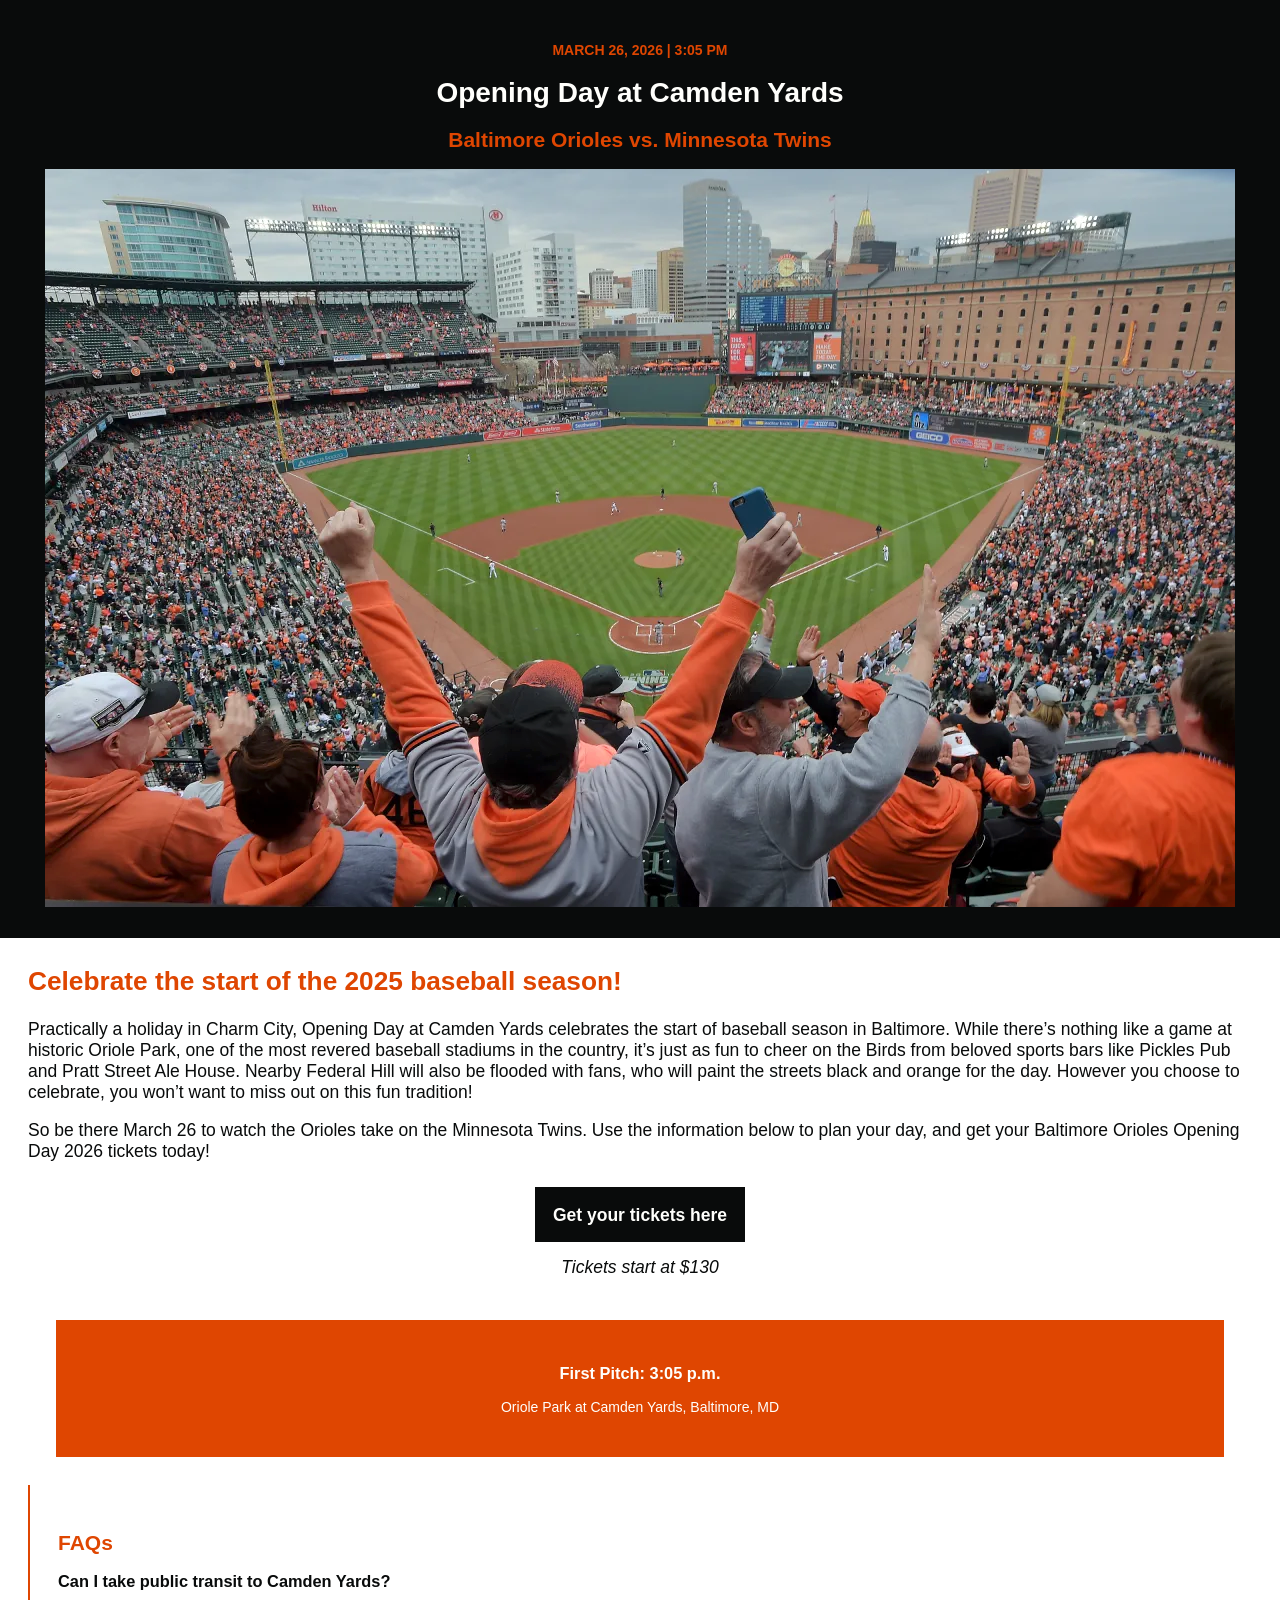
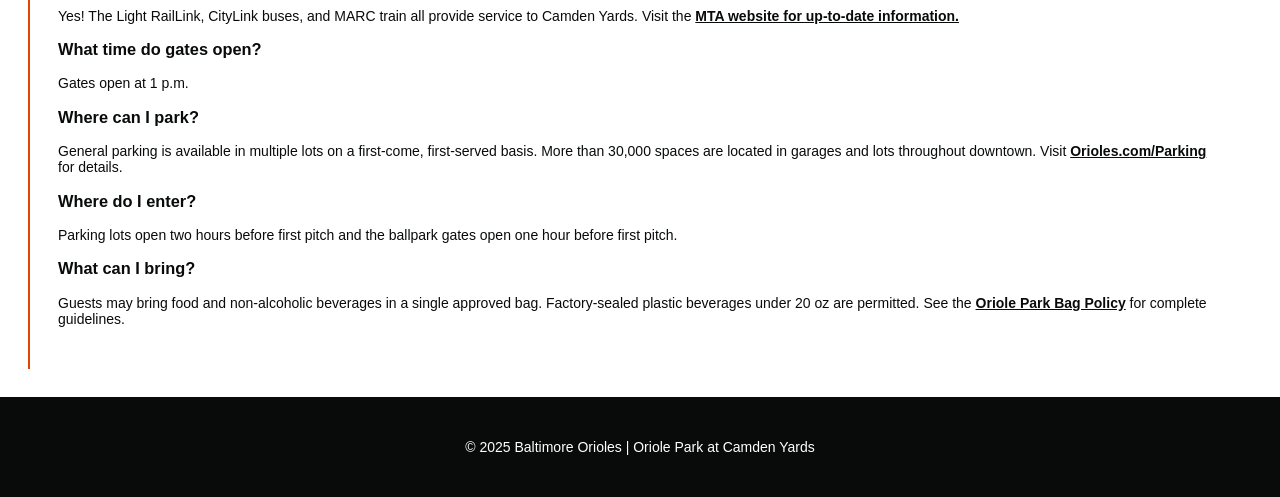
<file: projects/opening-day/index.html>
<!DOCTYPE html>
<html lang="en">


<head>
    <meta charset="UTF-8">
    <meta name="viewport" content="width=device-width, initial-scale=1.0, shrink-to-fit=no">
    <title>Orioles Opening Day Flier</title>
    <meta name="description" content="Opening Day at Camden Yards" />

    <link rel="stylesheet" href="css/style.css">
</head>
<header>
    <p class="date-time">March 26, 2026 | 3:05 pm</p>
    <h1>Opening Day at Camden Yards</h1>
    <h2>Baltimore Orioles vs. Minnesota Twins</h2>
    <img src="img/opening-day.png"
        alt="A lively baseball game at a packed stadium. Fans in orange cheer enthusiastically, arms raised. The field is lush, surrounded by city buildings. Energetic atmosphere.">
</header>
<main>
    <section class="intro">
        <h2>Celebrate the start of the 2025 baseball season!</h2>
        <p>Practically a holiday in Charm City, Opening Day at Camden Yards celebrates the start of baseball season
            in
            Baltimore. While there’s nothing like a game at historic Oriole Park, one of the most revered baseball
            stadiums in the country, it’s just as fun to cheer on the Birds from beloved sports bars like Pickles
            Pub
            and Pratt Street Ale House. Nearby Federal Hill will also be flooded with fans, who will paint the
            streets
            black and orange for the day. However you choose to celebrate, you won’t want to miss out on this fun
            tradition!</p>
        <p>So be there March 26 to watch the Orioles take on the Minnesota Twins. Use the information below to plan
            your day, and get your Baltimore Orioles Opening Day 2026 tickets today!</p>
        <div class="tickets">
            <p><a href="https://www.ticketmaster.com/event/Z7r9jZ1A7QFob">Get your tickets here</a></p>
            <p><em>Tickets start at $130</em></p>
        </div>
    </section>
    <section class="game-details">
        <h3>First Pitch: 3:05 p.m.</h3>
        <p>Oriole Park at Camden Yards, Baltimore, MD</p>
    </section>
    <section class="faq">
        <h2>FAQs</h2>
        <h3>Can I take public transit to Camden Yards?</h3>
        <p>Yes! The Light RailLink, CityLink buses, and MARC train all provide service to Camden Yards. Visit the <a
                href="https://www.mta.maryland.gov/">MTA
                website for up-to-date information.</a></p>
        <h3>What time do gates open?</h3>
        <p>Gates open at 1 p.m.</p>
        <h3>Where can I park?</h3>
        <p>General parking is available in multiple lots on a first-come, first-served basis. More than 30,000
            spaces are located in garages and lots throughout downtown. Visit <a
                href="https://www.mlb.com/orioles/ballpark/transportation">Orioles.com/Parking</a> for details.</p>
        <h3>Where do I enter?</h3>
        <p>Parking lots open two hours before first pitch and the ballpark gates open one hour before first pitch.
        </p>
        <h3>What can I bring?</h3>
        <p>Guests may bring food and non-alcoholic beverages in a single approved bag. Factory-sealed plastic
            beverages under 20 oz are permitted.
            See the <a href="https://www.mlb.com/orioles/ballpark/information/guide#b-content">Oriole
                Park Bag Policy</a> for complete guidelines.</p>
    </section>
</main>
<footer>
    <p>© 2025 Baltimore Orioles | Oriole Park at Camden Yards</p>
</footer>
</file>
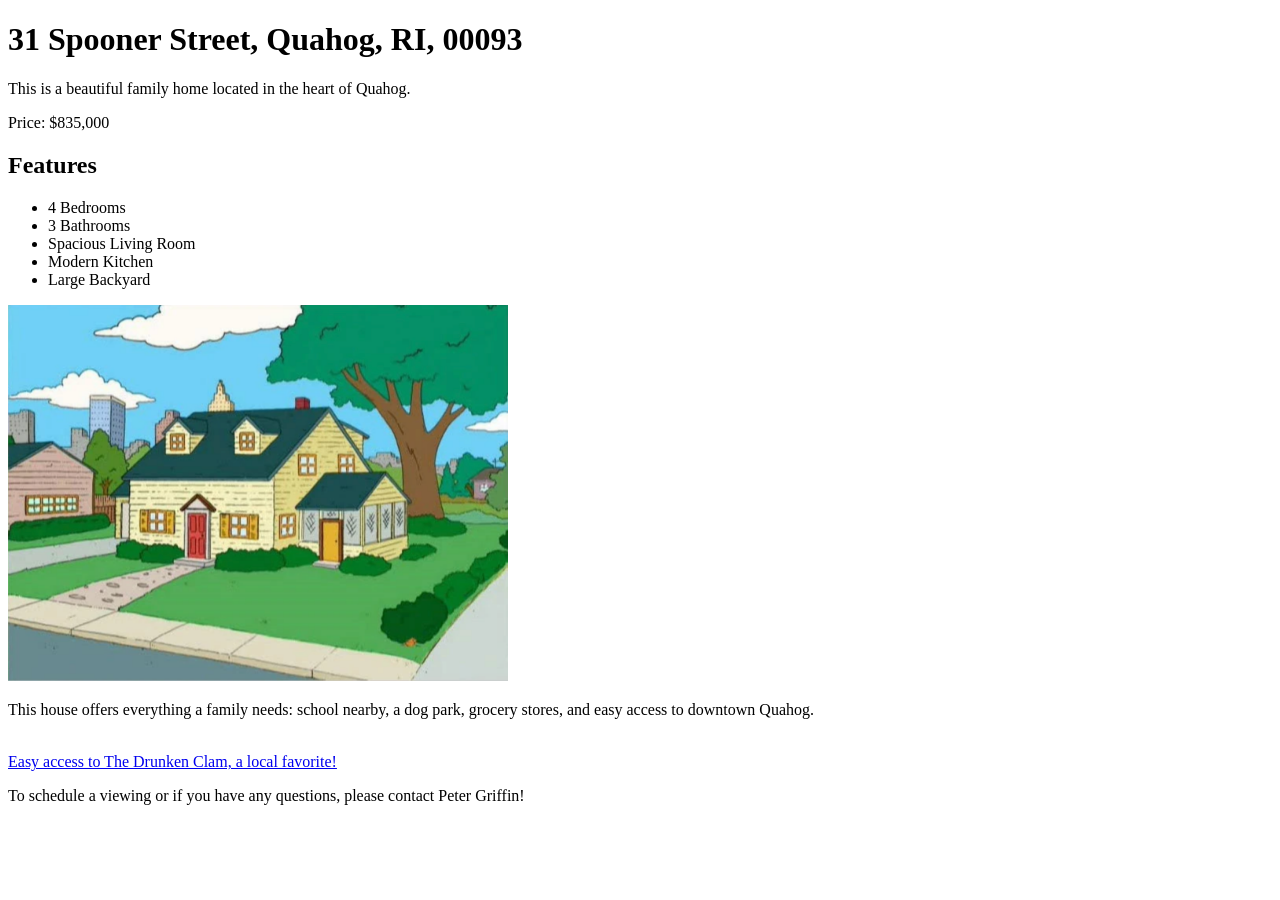
<file: projects/real-estate/index.html>
<!DOCTYPE html>
<html lang="en">

<header>
<head>
    <meta charset="UTF-8">
    <meta name="viewport" content="width=device-width, initial-scale=1.0, shrink-to-fit=no">
    <title>Family Guy House Real Estate</title>
    <meta name="description" content="Real Estate Listing" />

</head>
</header>

<main>
<body> 
    <h1> <strong>31 Spooner Street, Quahog, RI, 00093</strong> </h1>

    <p> This is a beautiful family home located in the heart of Quahog. </p>

    <p> Price: $835,000 </p>

    <h2> <strong>Features</strong> </h2>
    <ul>
        <li> 4 Bedrooms </li>
        <li> 3 Bathrooms </li>
        <li> Spacious Living Room </li>
        <li> Modern Kitchen </li>
        <li> Large Backyard </li>
    </ul>

    <img src="img/house.png" alt="Family Guy House" width="500">

    <p> This house offers everything a family needs: school nearby, a dog park, grocery stores, and easy access to downtown Quahog. </p>
    
    <br>

    <a href="https://familyguy.fandom.com/wiki/The_Drunken_Clam" target="_blank">Easy access to The Drunken Clam, a local favorite!</a>
</body>
</main>

<footer>
    <p> To schedule a viewing or if you have any questions, please contact Peter Griffin!</p>
</footer>
</file>
<file: projects/opening-day/css/style.css>
body {
    font-family: Verdana, Geneva, Tahoma, sans-serif;
    font-size: 14px;
    color: #090B0B;
    margin: 0;
}

/* ===== HEADER + footer ===== */
header,
footer {
background-color: #090B0B;
color: #FFFFFC;
text-align: center;
padding: 2em;
}

.date-time {
    color: #DF4601;
    text-transform: uppercase;
    font-weight: bold;
}

/* ===== MAIN CONTENT ===== */
h2 {
    color:#DF4601;
}

main {
    margin: 2em;
}

a {
    color: #090B0B;
    font-weight: bold;
    text-decoration: underline;
}

.intro {
    font-size: 17.5px;
}

/* ===== TICKETS SUBSECTION (BUTTON) ===== */
.tickets {
    line-height: 2;
    text-align: center;
    margin-top: 2em;
    margin-bottom: 2em;
}

.tickets a {
    padding: 1em;
    background-color: #090B0B;
    color: #FFFFFC;
    text-decoration: none;
}

/* ===== GAME DETAILS SECTION (ORANGE BOX) ===== */
.game-details {
    background-color: #DF4601;
    color: #FFFFFC;
    text-align: center;
    padding: 2em;
    margin: 2em;
}

/* ===== FAQs SECTION ===== */
.faq {
    border-left: 2px solid #DF4601;
    padding: 2em;
}
</file>
